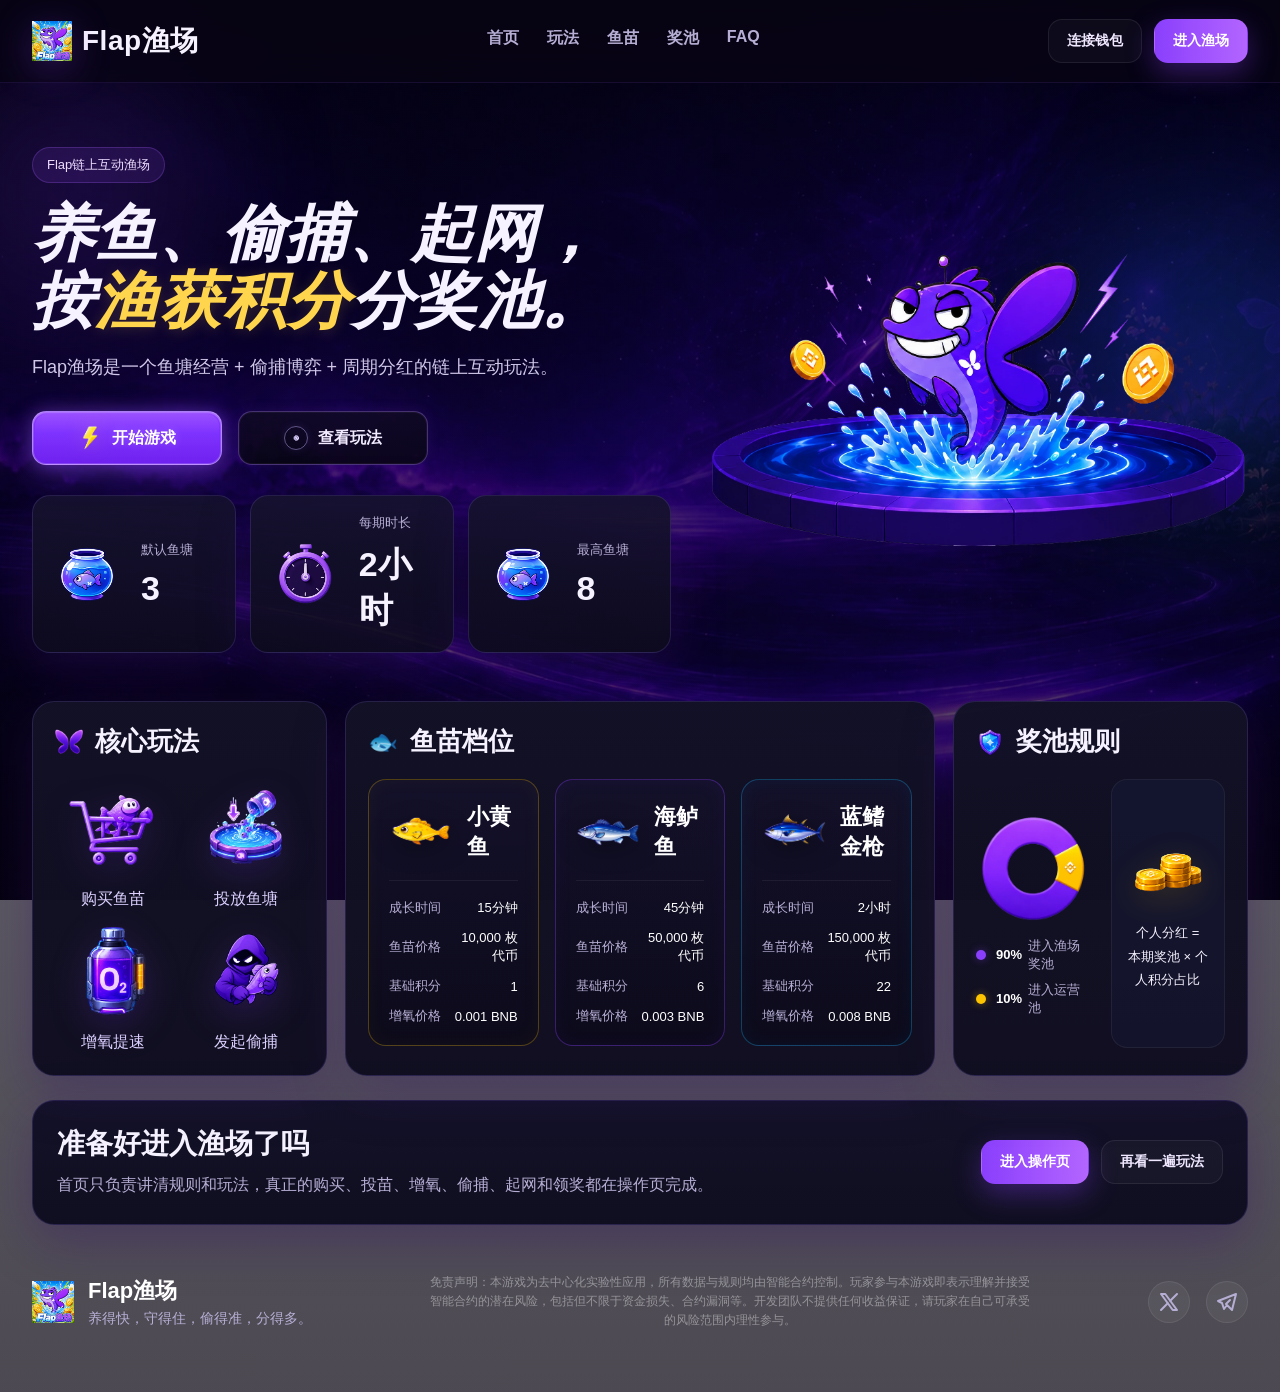
<file: docs/index.html>
<!DOCTYPE html>
<html lang="zh-CN">
<head>
  <meta charset="UTF-8" />
  <meta name="viewport" content="width=device-width, initial-scale=1.0" />
  <title>Flap渔场</title>
  <link rel="icon" type="image/webp" href="./jpg/favicon.ico.webp" />
  <link rel="stylesheet" href="./css/style.css" />
  <link rel="stylesheet" href="./css/landing.css" />
</head>
<body class="is-home">
  <div class="bg-glow bg-glow-1"></div>
  <div class="bg-glow bg-glow-2"></div>

  <header class="site-header">
    <div class="container nav">
      <div class="brand">
        <img class="brand-logo-img" src="./jpg/logo.webp" alt="Flap渔场" />
        <div class="brand-text">Flap渔场</div>
      </div>

      <nav class="nav-links">
        <a href="#hero">首页</a>
        <a href="#guide" id="openGuideNavBtn">玩法</a>
        <a href="#seedZone">鱼苗</a>
        <a href="#rules">奖池</a>
        <a href="#faq" id="openFaqBtn">FAQ</a>
      </nav>

      <div class="nav-actions">
        <button id="connectBtn" class="btn btn-dark">连接钱包</button>
        <a href="./play.html" class="btn btn-primary">进入渔场</a>
      </div>
    </div>
  </header>

  <main class="container">
    <section id="hero" class="hero">
      <div class="hero-left">
        <div class="hero-badge">Flap链上互动渔场</div>
        <h1>养鱼、偷捕、起网，<br />按<span class="hero-title-accent">渔获积分</span>分奖池。</h1>
        <p>
          Flap渔场是一个鱼塘经营 + 偷捕博弈 + 周期分红的链上互动玩法。
        </p>

        <div class="hero-buttons">
          <a href="./play.html" class="btn btn-primary hero-btn-primary"><span class="hero-btn-icon"><img src="./jpg/素材/开始.webp" alt="开始游戏" /></span><span>开始游戏</span></a>
          <button id="openGuideBtn" class="btn btn-dark hero-btn-secondary" type="button"><span class="hero-btn-icon hero-btn-icon-outline">◉</span><span>查看玩法</span></button>
        </div>

        <div class="hero-stats">
          <div class="stat-card stat-card-icon">
            <img src="./jpg/素材/最高鱼塘.webp" alt="默认鱼塘" />
            <div>
              <div class="stat-label">默认鱼塘</div>
              <div class="stat-value">3</div>
            </div>
          </div>
          <div class="stat-card stat-card-icon">
            <img src="./jpg/素材/当前时长.webp" alt="单期时长" />
            <div>
              <div class="stat-label">每期时长</div>
              <div class="stat-value">2小时</div>
            </div>
          </div>
          <div class="stat-card stat-card-icon">
            <img src="./jpg/素材/最高鱼塘.webp" alt="最高鱼塘" />
            <div>
              <div class="stat-label">最高鱼塘</div>
              <div class="stat-value">8</div>
            </div>
          </div>
        </div>
      </div>

      <div class="hero-right">
        <div class="hero-illustration hero-illustration-art">
          <img class="hero-main-art" src="./jpg/素材/首图.webp" alt="Flap渔场首图" />
        </div>
      </div>
    </section>

    <section id="guide" class="landing-grid">
      <div class="landing-card">
        <h3><img src="./jpg/素材/flap.webp" alt="图标" class="landing-card-img" />核心玩法</h3>
        <div class="landing-feature-grid">
          <div class="landing-feature-item"><img src="./jpg/素材/买鱼苗.webp" alt="买鱼苗" /><span>购买鱼苗</span></div>
          <div class="landing-feature-item"><img src="./jpg/素材/投放鱼塘.webp" alt="投放鱼塘" /><span>投放鱼塘</span></div>
          <div class="landing-feature-item"><img src="./jpg/素材/增氧提速.webp" alt="增氧提速" /><span>增氧提速</span></div>
          <div class="landing-feature-item"><img src="./jpg/素材/发起偷捕.webp" alt="发起偷捕" /><span>发起偷捕</span></div>
        </div>
      </div>
      <div id="seedZone" class="landing-card">
        <h3><span class="landing-card-icon">🐟</span>鱼苗档位</h3>
        <div class="landing-seed-cards">
          <div class="landing-seed-card seed-yellow">
            <div class="seed-card-head">
              <img src="./jpg/素材/小黄鱼.webp" alt="小黄鱼" />
              <strong>小黄鱼</strong>
            </div>
            <div class="seed-card-body">
              <div class="seed-attr"><span>成长时间</span><em>15分钟</em></div>
              <div class="seed-attr"><span>鱼苗价格</span><em>10,000 枚代币</em></div>
              <div class="seed-attr"><span>基础积分</span><em>1</em></div>
              <div class="seed-attr"><span>增氧价格</span><em>0.001 BNB</em></div>
            </div>
          </div>
          <div class="landing-seed-card seed-purple">
            <div class="seed-card-head">
              <img src="./jpg/素材/海鲈鱼.webp" alt="海鲈鱼" />
              <strong>海鲈鱼</strong>
            </div>
            <div class="seed-card-body">
              <div class="seed-attr"><span>成长时间</span><em>45分钟</em></div>
              <div class="seed-attr"><span>鱼苗价格</span><em>50,000 枚代币</em></div>
              <div class="seed-attr"><span>基础积分</span><em>6</em></div>
              <div class="seed-attr"><span>增氧价格</span><em>0.003 BNB</em></div>
            </div>
          </div>
          <div class="landing-seed-card seed-blue">
            <div class="seed-card-head">
              <img src="./jpg/素材/蓝鳍金枪.webp" alt="蓝鳍金枪" />
              <strong>蓝鳍金枪</strong>
            </div>
            <div class="seed-card-body">
              <div class="seed-attr"><span>成长时间</span><em>2小时</em></div>
              <div class="seed-attr"><span>鱼苗价格</span><em>150,000 枚代币</em></div>
              <div class="seed-attr"><span>基础积分</span><em>22</em></div>
              <div class="seed-attr"><span>增氧价格</span><em>0.008 BNB</em></div>
            </div>
          </div>
        </div>
      </div>
      <div id="rules" class="landing-card">
        <h3><img src="./jpg/素材/奖池规则1.webp" alt="图标" class="landing-card-img" />奖池规则</h3>
        <div class="landing-rule-layout">
          <div class="landing-rule-left">
            <img src="./jpg/素材/奖池规则.webp" alt="奖池规则" />
            <div class="rule-legend">
              <div class="legend-item"><span class="dot dot-purple"></span><strong>90%</strong>进入渔场奖池</div>
              <div class="legend-item"><span class="dot dot-yellow"></span><strong>10%</strong>进入运营池</div>
            </div>
          </div>
          <div class="landing-rule-right">
            <div class="rule-dividend-card">
              <img src="./jpg/素材/金币.webp" alt="金币" />
              <p>个人分红 =<br />本期奖池 × 个人积分占比</p>
            </div>
          </div>
        </div>
      </div>
    </section>

    <section class="landing-footer-card">
      <div>
        <h3>准备好进入渔场了吗</h3>
        <p>首页只负责讲清规则和玩法，真正的购买、投苗、增氧、偷捕、起网和领奖都在操作页完成。</p>
      </div>
      <div class="landing-footer-actions">
        <a href="./play.html" class="btn btn-primary">进入操作页</a>
        <button id="openGuideBtnBottom" class="btn btn-dark" type="button">再看一遍玩法</button>
      </div>
    </section>

    <footer class="home-footer">
      <div class="home-footer-brand">
        <img src="./jpg/logo.webp" alt="Flap渔场" />
        <div>
          <strong>Flap渔场</strong>
          <span>养得快，守得住，偷得准，分得多。</span>
        </div>
      </div>
      <div class="home-footer-disclaimer">
        <p>免责声明：本游戏为去中心化实验性应用，所有数据与规则均由智能合约控制。玩家参与本游戏即表示理解并接受智能合约的潜在风险，包括但不限于资金损失、合约漏洞等。开发团队不提供任何收益保证，请玩家在自己可承受的风险范围内理性参与。</p>
      </div>
      <div class="home-footer-socials">
        <a href="https://x.com/Flapfish_bsc" target="_blank" rel="noopener noreferrer" title="推特 (X)">
          <svg viewBox="0 0 24 24" width="24" height="24" stroke="currentColor" stroke-width="2" fill="none" stroke-linecap="round" stroke-linejoin="round"><path d="M4 4l11.733 16h4.267l-11.733 -16z"></path><path d="M4 20l6.768 -6.768m2.46 -2.46l6.772 -6.772"></path></svg>
        </a>
        <a href="https://t.me/Flapfish" target="_blank" rel="noopener noreferrer" title="电报 (Telegram)">
          <svg viewBox="0 0 24 24" width="24" height="24" stroke="currentColor" stroke-width="2" fill="none" stroke-linecap="round" stroke-linejoin="round"><path d="M15 10l-4 4l6 6l4 -16l-18 7l4 2l2 6l3 -4"></path></svg>
        </a>
      </div>
    </footer>
  </main>

  <div id="guideModal" class="guide-modal hidden">
    <div class="guide-panel guide-panel-large">
      <button id="closeGuideBtn" class="guide-close" type="button">×</button>
      <div class="guide-hero-card">
        <div class="guide-badge">Flap链上互动渔场</div>
        <h3>玩法介绍</h3>
        <p class="guide-slogan">养鱼、偷捕、起网，按渔获积分分奖池。</p>
        <p class="guide-intro">Flap渔场是一个“鱼塘经营 + 偷捕博弈 + 周期分红”的链上互动玩法。玩家通过购买鱼苗、投放鱼塘、增氧催熟、布置护网、发起偷捕，争夺每期奖池释放的 BNB。</p>
        <div class="guide-metrics">
          <div class="guide-metric"><span>默认鱼塘</span><strong>3</strong></div>
          <div class="guide-metric"><span>最大鱼塘</span><strong>8</strong></div>
          <div class="guide-metric"><span>捕捞期</span><strong>2小时/期</strong></div>
          <div class="guide-metric"><span>奖池分流</span><strong>90% / 10%</strong></div>
        </div>
      </div>
      <div class="guide-content guide-rich-content">
        <div class="guide-feature-grid">
          <div class="guide-feature-card"><h4>经营成长</h4><p>买鱼苗、投塘位、扩鱼塘，决定你的产能上限。</p></div>
          <div class="guide-feature-card"><h4>攻防博弈</h4><p>增氧抢时间，护网做防守，偷捕抢走别人部分积分收益。</p></div>
          <div class="guide-feature-card"><h4>周期分红</h4><p>最后不是比鱼多，而是比积分高，积分越高分到的 BNB 越多。</p></div>
        </div>
        <div class="guide-section"><h4>参与流程</h4><div class="guide-step-list"><div class="guide-step"><b>01</b><span>默认拥有 3 个鱼塘</span></div><div class="guide-step"><b>02</b><span>购买鱼苗并投放空闲塘位</span></div><div class="guide-step"><b>03</b><span>增氧提速或布置护网</span></div><div class="guide-step"><b>04</b><span>也可对其他玩家发起偷捕</span></div><div class="guide-step"><b>05</b><span>成熟后起网，结算渔获积分</span></div><div class="guide-step"><b>06</b><span>期末按积分占比领取 BNB</span></div></div></div>
        <div class="guide-section"><h4>鱼苗档位</h4><div class="guide-seed-grid"><div class="guide-seed-card seed-yellow"><strong>小黄鱼</strong><p>15分钟 · 10,000 代币</p><span>基础积分 1 · 偷捕窗口 3分钟 · 增氧 0.001 BNB</span></div><div class="guide-seed-card seed-purple"><strong>海鲈鱼</strong><p>45分钟 · 50,000 代币</p><span>基础积分 6 · 偷捕窗口 8分钟 · 增氧 0.003 BNB</span></div><div class="guide-seed-card seed-blue"><strong>蓝鳍金枪</strong><p>2小时 · 150,000 代币</p><span>基础积分 22 · 偷捕窗口 15分钟 · 增氧 0.008 BNB</span></div></div></div>
        <div class="guide-section"><h4>奖池规则</h4><div class="guide-rule-grid"><div class="guide-rule-card"><strong>资金来源</strong><p>扩塘、增氧、护网与主动充值的 BNB，90% 进入渔场奖池，10% 进入运营池。</p></div><div class="guide-rule-card"><strong>结算方式</strong><p>每期释放本期渔池和滚存渔池各 50%，按个人积分占比分配。</p></div></div></div>
      </div>
      <a href="./play.html" class="btn btn-primary btn-block">去操作页</a>
    </div>
  </div>

  <div id="faqModal" class="guide-modal hidden">
    <div class="guide-panel faq-panel">
      <button id="closeFaqBtn" class="guide-close" type="button">×</button>
      <h3>常见问题 FAQ</h3>
      <div class="faq-list">
        <div class="faq-item">
          <h4>Q：不花 BNB 能玩吗？</h4>
          <p>可以购买鱼苗和投苗，但如果不扩塘、不增氧、不布防，收益效率和防守能力会偏弱。</p>
        </div>
        <div class="faq-item">
          <h4>Q：积分可以提现吗？</h4>
          <p>积分本身不能提现，积分是分红凭证。捕捞期结束后，按积分占比领取 BNB。</p>
        </div>
        <div class="faq-item">
          <h4>Q：偷捕会偷走我的鱼吗？</h4>
          <p>不会直接偷走整条鱼，偷捕偷走的是你最终积分收益的一部分。</p>
        </div>
        <div class="faq-item">
          <h4>Q：护网有什么用？</h4>
          <p>护网可以降低被偷捕次数，尤其适合保护高价值鱼。</p>
        </div>
        <div class="faq-item">
          <h4>Q：为什么奖池不会一次分光？</h4>
          <p>因为系统每期只释放一部分，本期渔池和滚存渔池各释放 50%，剩余部分会滚入后续周期，保证后续持续有奖池。</p>
        </div>
      </div>
    </div>
  </div>

  <div id="homeInfoModal" class="guide-modal hidden">
    <div class="guide-panel home-info-panel">
      <button id="closeHomeInfoBtn" class="guide-close" type="button">×</button>
      <h3 id="homeInfoTitle">提示</h3>
      <p id="homeInfoText" class="home-info-text">请先完成当前操作。</p>
      <button id="confirmHomeInfoBtn" class="btn btn-primary btn-block" type="button">我知道了</button>
    </div>
  </div>

  <script src="./js/home.js"></script>
</body>
</html>
</file>
<file: docs/css/style.css>
:root {
  --bg: #060312;
  --bg-soft: #0d0a1c;
  --card: #121126;
  --card-2: #171834;
  --line: rgba(144, 115, 255, 0.18);
  --text: #f6f2ff;
  --muted: #b7aed4;
  --purple: #8a3ffc;
  --purple-2: #b365ff;
  --blue: #19b7ff;
  --danger: #c53c5a;
  --success: #1ea672;
  --shadow: 0 16px 50px rgba(53, 16, 102, 0.35);
}

* {
  box-sizing: border-box;
}

html {
  scroll-behavior: smooth;
}

body {
  margin: 0;
  font-family: "Segoe UI", "Microsoft YaHei", sans-serif;
  color: var(--text);
  background:
    radial-gradient(circle at 10% 10%, rgba(124, 54, 255, 0.12), transparent 25%),
    radial-gradient(circle at 90% 20%, rgba(25, 183, 255, 0.08), transparent 22%),
    linear-gradient(180deg, #050210, #090515 45%, #07030f);
  min-height: 100vh;
  position: relative;
  overflow-x: hidden;
}

body.is-home {
  background:
    linear-gradient(rgba(5, 2, 16, 0.55), rgba(7, 3, 15, 0.72)),
    url("../jpg/背景.webp") center top / cover no-repeat fixed;
}

body.play-page {
  background:
    linear-gradient(rgba(4, 3, 12, 0.72), rgba(6, 4, 18, 0.86)),
    url("../jpg/素材/游戏背景.webp") center center / cover no-repeat fixed;
}

a {
  color: inherit;
  text-decoration: none;
}

.container {
  width: min(1440px, calc(100% - 64px));
  margin: 0 auto;
}

.bg-glow {
  position: fixed;
  border-radius: 999px;
  filter: blur(80px);
  opacity: 0.18;
  pointer-events: none;
  z-index: 0;
}

body.play-page .bg-glow {
  display: none;
}

.sea-bubbles {
  position: fixed;
  inset: 0;
  pointer-events: none;
  z-index: 0;
  overflow: hidden;
}

body:not(.play-page) .sea-bubbles {
  display: none;
}

.bubble {
  position: absolute;
  bottom: -120px;
  left: var(--b-left, 50%);
  width: var(--b-size, 18px);
  height: var(--b-size, 18px);
  z-index: var(--b-z, 0);
  border-radius: 50%;
  border: 1px solid rgba(214, 245, 255, 0.28);
  background: radial-gradient(circle at 30% 30%, rgba(255,255,255,0.30), rgba(169,227,255,0.10) 42%, rgba(255,255,255,0.02) 70%);
  box-shadow: inset 0 0 12px rgba(255,255,255,0.08), 0 0 10px rgba(102, 214, 255, 0.06);
  filter: blur(var(--b-blur, 1.2px));
  opacity: 0;
  animation: bubbleFloat var(--b-duration, 18s) linear infinite;
  animation-delay: var(--b-delay, 0s);
}

.bubble::after {
  content: "";
  position: absolute;
  inset: 16% 18% auto auto;
  width: 18%;
  height: 18%;
  border-radius: 50%;
  background: rgba(255,255,255,0.34);
  filter: blur(1px);
}

.bubble-1 { --b-left: 7%; --b-size: 18px; --b-blur: 1.2px; --b-duration: 21s; --b-delay: 0s; --b-opacity: 0.30; --b-opacity-mid: 0.22; --b-drift1: 12px; --b-drift2: -16px; --b-z: 0; }
.bubble-2 { --b-left: 14%; --b-size: 34px; --b-blur: 0.6px; --b-duration: 18s; --b-delay: 4s; --b-opacity: 0.40; --b-opacity-mid: 0.30; --b-drift1: 18px; --b-drift2: -22px; --b-z: 1; }
.bubble-3 { --b-left: 26%; --b-size: 12px; --b-blur: 2.2px; --b-duration: 26s; --b-delay: 1.5s; --b-opacity: 0.22; --b-opacity-mid: 0.16; --b-drift1: 10px; --b-drift2: -14px; --b-z: 0; }
.bubble-4 { --b-left: 40%; --b-size: 24px; --b-blur: 1.1px; --b-duration: 23s; --b-delay: 6s; --b-opacity: 0.32; --b-opacity-mid: 0.24; --b-drift1: 16px; --b-drift2: -20px; --b-z: 0; }
.bubble-5 { --b-left: 57%; --b-size: 14px; --b-blur: 2.0px; --b-duration: 28s; --b-delay: 2.5s; --b-opacity: 0.20; --b-opacity-mid: 0.14; --b-drift1: 9px; --b-drift2: -12px; --b-z: 0; }
.bubble-6 { --b-left: 71%; --b-size: 40px; --b-blur: 0.4px; --b-duration: 20s; --b-delay: 7s; --b-opacity: 0.42; --b-opacity-mid: 0.32; --b-drift1: 22px; --b-drift2: -26px; --b-z: 1; }
.bubble-7 { --b-left: 83%; --b-size: 16px; --b-blur: 1.8px; --b-duration: 24s; --b-delay: 3.5s; --b-opacity: 0.24; --b-opacity-mid: 0.18; --b-drift1: 11px; --b-drift2: -15px; --b-z: 0; }
.bubble-8 { --b-left: 92%; --b-size: 26px; --b-blur: 0.9px; --b-duration: 22s; --b-delay: 5s; --b-opacity: 0.34; --b-opacity-mid: 0.26; --b-drift1: 15px; --b-drift2: -19px; --b-z: 1; }

.bg-glow-1 {
  width: 260px;
  height: 260px;
  background: #8a3ffc;
  top: 60px;
  left: -60px;
}

.bg-glow-2 {
  width: 320px;
  height: 320px;
  background: #1a8cff;
  right: -80px;
  top: 200px;
}

.site-header {
  position: sticky;
  top: 0;
  z-index: 20;
  backdrop-filter: blur(18px);
  background: rgba(8, 4, 20, 0.75);
  border-bottom: 1px solid rgba(143, 86, 255, 0.12);
}

body.play-page .site-header {
  background: rgba(7, 5, 18, 0.82);
  border-bottom-color: rgba(143, 86, 255, 0.18);
}

.nav {
  height: 82px;
  display: flex;
  align-items: center;
  justify-content: space-between;
  gap: 18px;
}

.brand {
  display: flex;
  align-items: center;
  gap: 10px;
}

.brand-logo-img {
  width: 40px;
  height: 40px;
  object-fit: contain;
  display: block;
  filter: drop-shadow(0 8px 18px rgba(138, 63, 252, 0.28));
}

.brand-text {
  font-size: 28px;
  font-weight: 800;
  letter-spacing: 0.5px;
}

body.play-page .brand-text {
  display: none;
}

.nav-links {
  display: flex;
  gap: 28px;
  color: var(--muted);
  font-weight: 600;
}

.nav-links a {
  position: relative;
  padding-bottom: 6px;
  transition: color 0.2s ease;
}

.nav-links a::after {
  content: "";
  position: absolute;
  left: 50%;
  bottom: 0;
  width: 0;
  height: 3px;
  background: linear-gradient(90deg, var(--purple), var(--purple-2));
  border-radius: 2px;
  transform: translateX(-50%);
  transition: width 0.2s ease, opacity 0.2s ease;
  opacity: 0;
}

.nav-links a:hover,
.nav-links a.active {
  color: var(--text);
}

.nav-links a:hover::after,
.nav-links a.active::after {
  width: 24px;
  opacity: 1;
}

.nav-actions {
  display: flex;
  gap: 12px;
}

.btn {
  border: 1px solid transparent;
  border-radius: 14px;
  padding: 12px 18px;
  cursor: pointer;
  font-weight: 700;
  font-size: 14px;
  transition: 0.2s ease;
}

.btn:hover {
  transform: translateY(-1px);
}

.btn-primary {
  color: #fff;
  background: linear-gradient(90deg, var(--purple), var(--purple-2));
  box-shadow: 0 10px 28px rgba(138, 63, 252, 0.34);
}

.btn-dark {
  color: #f0e8ff;
  background: rgba(255, 255, 255, 0.03);
  border-color: rgba(255, 255, 255, 0.08);
}

.btn-danger {
  color: #fff;
  background: linear-gradient(90deg, #a82248, var(--danger));
  box-shadow: 0 10px 24px rgba(197, 60, 90, 0.28);
}

.btn-connected {
  color: #d9fff4;
  background: rgba(30, 166, 114, 0.16);
  border-color: rgba(30, 166, 114, 0.4);
  box-shadow: 0 10px 24px rgba(30, 166, 114, 0.18);
}

.btn-block {
  width: 100%;
}

.btn-small {
  padding: 9px 12px;
  font-size: 13px;
}

.hero {
  position: relative;
  z-index: 1;
  margin-top: 32px;
  display: grid;
  grid-template-columns: 1.08fr 0.92fr;
  gap: 32px;
  min-height: 560px;
  align-items: center;
}

.hero-left {
  padding: 26px 0 16px;
}

.hero-badge {
  display: inline-flex;
  align-items: center;
  gap: 8px;
  padding: 8px 14px;
  border-radius: 999px;
  color: #eedcff;
  background: rgba(153, 76, 255, 0.12);
  border: 1px solid rgba(167, 95, 255, 0.25);
  margin-bottom: 18px;
  font-size: 13px;
}

.hero h1 {
  margin: 0 0 16px;
  font-size: 62px;
  line-height: 1.08;
  font-weight: 900;
  letter-spacing: 1.2px;
  font-style: italic;
}

.hero-title-accent {
  color: #ffd54d;
  letter-spacing: 2px;
  text-shadow: 0 2px 14px rgba(255, 213, 77, 0.18);
}

.hero p {
  max-width: 760px;
  margin: 0 0 28px;
  color: #d1c8ea;
  font-size: 18px;
  line-height: 1.8;
  font-weight: 500;
}

.hero-buttons {
  display: flex;
  gap: 16px;
  margin-bottom: 30px;
}

.hero-btn-primary,
.hero-btn-secondary {
  min-width: 190px;
  justify-content: center;
  align-items: center;
  display: inline-flex;
  gap: 10px;
  padding: 14px 24px;
  font-size: 16px;
}

.hero-btn-primary {
  position: relative;
  color: #ffffff;
  background: linear-gradient(180deg, #8f3dff 0%, #7d2fff 38%, #6f21ef 100%);
  border: 1px solid rgba(255, 255, 255, 0.42);
  box-shadow:
    0 0 0 1px rgba(255,255,255,0.16) inset,
    0 2px 0 rgba(255,255,255,0.12) inset,
    0 0 18px rgba(155, 88, 255, 0.34),
    0 10px 28px rgba(138, 63, 252, 0.34);
}

.hero-btn-primary::before {
  content: "";
  position: absolute;
  inset: 2px;
  border-radius: 12px;
  background: linear-gradient(180deg, rgba(255,255,255,0.10), rgba(255,255,255,0.02) 42%, rgba(255,255,255,0));
  pointer-events: none;
}

.hero-btn-primary span {
  position: relative;
  z-index: 1;
}

.hero-btn-secondary {
  color: #f4ecff;
  border: 1px solid rgba(169, 122, 255, 0.38);
  background: linear-gradient(180deg, rgba(16, 11, 32, 0.78), rgba(8, 6, 18, 0.84));
  box-shadow:
    0 0 0 1px rgba(255,255,255,0.04) inset,
    0 0 14px rgba(120, 62, 220, 0.14);
}

.hero-btn-secondary:hover {
  border-color: rgba(196, 169, 255, 0.5);
  box-shadow:
    0 0 0 1px rgba(255,255,255,0.06) inset,
    0 0 18px rgba(140, 85, 240, 0.18);
}

.hero-btn-icon {
  display: inline-flex;
  align-items: center;
  justify-content: center;
  width: 20px;
  height: 20px;
  font-size: 16px;
}

.hero-btn-primary .hero-btn-icon {
  width: 24px;
  height: 24px;
}

.hero-btn-primary .hero-btn-icon img {
  width: 100%;
  height: 100%;
  object-fit: contain;
  filter: drop-shadow(0 0 10px rgba(255, 213, 77, 0.25));
}

.hero-btn-primary span:last-child {
  text-shadow: 0 0 10px rgba(255,255,255,0.18);
}

.hero-btn-icon-outline {
  width: 24px;
  height: 24px;
  border-radius: 999px;
  border: 1px solid rgba(196, 179, 255, 0.45);
  color: #ddd0ff;
  font-size: 11px;
  box-shadow: 0 0 10px rgba(160, 115, 255, 0.12);
}

.hero-btn-secondary span:last-child {
  color: #f2ebff;
}

.hero-stats {
  display: grid;
  grid-template-columns: repeat(3, 1fr);
  gap: 14px;
  max-width: 720px;
}

.stat-card {
  padding: 18px;
  border-radius: 18px;
  background: linear-gradient(180deg, rgba(22, 18, 46, 0.92), rgba(14, 11, 31, 0.92));
  border: 1px solid var(--line);
  box-shadow: var(--shadow);
}

.stat-card-icon {
  display: flex;
  align-items: center;
  gap: 18px;
}

.stat-card-icon img {
  width: 72px;
  height: 72px;
  object-fit: contain;
  flex-shrink: 0;
}

.stat-label {
  color: var(--muted);
  font-size: 13px;
  margin-bottom: 10px;
}

.stat-value {
  font-size: 34px;
  font-weight: 900;
}

.hero-right {
  display: flex;
  justify-content: center;
  align-items: center;
}

.hero-illustration {
  position: relative;
  width: 100%;
  min-height: 460px;
  background: transparent;
  overflow: hidden;
}

.hero-illustration-art {
  background: transparent;
}

.hero-main-art {
  position: absolute;
  inset: 0;
  width: 100%;
  height: 100%;
  object-fit: contain;
  object-position: center;
}


.pond-ring {
  position: absolute;
  bottom: 56px;
  left: 50%;
  width: 72%;
  height: 110px;
  transform: translateX(-50%);
  border-radius: 50%;
  background:
    radial-gradient(circle at 50% 50%, rgba(28, 186, 255, 0.72), rgba(37, 54, 163, 0.18) 42%, rgba(0,0,0,0) 56%),
    radial-gradient(circle at 50% 50%, rgba(154, 72, 255, 0.25), transparent 68%);
  box-shadow:
    0 0 50px rgba(34, 186, 255, 0.2),
    inset 0 0 26px rgba(106, 52, 255, 0.28);
}

.fish-mascot {
  position: absolute;
  right: 16%;
  top: 18%;
  font-size: 140px;
  transform: rotate(-6deg);
  filter: drop-shadow(0 18px 36px rgba(106, 43, 255, 0.42));
}


.overview-grid {
  margin-top: 26px;
  display: grid;
  grid-template-columns: 1.3fr 1fr 1fr;
  gap: 18px;
}

.panel {
  position: relative;
  z-index: 1;
  border-radius: 22px;
  padding: 20px;
  background: linear-gradient(180deg, rgba(18, 17, 38, 0.98), rgba(15, 14, 31, 0.98));
  border: 1px solid var(--line);
  box-shadow: var(--shadow);
}

.panel-wide {
  grid-column: span 1;
}

.panel-title {
  font-size: 26px;
  font-weight: 800;
  margin-bottom: 18px;
}

.wallet-grid {
  display: grid;
  grid-template-columns: repeat(2, 1fr);
  gap: 16px;
}

.metric {
  padding: 16px;
  border-radius: 16px;
  background: var(--card-2);
  border: 1px solid rgba(255, 255, 255, 0.05);
}

.metric span {
  display: block;
  color: var(--muted);
  font-size: 13px;
  margin-bottom: 10px;
}

.metric strong {
  display: block;
  font-size: 18px;
  line-height: 1.45;
  word-break: break-all;
}

.metric-value {
  font-size: 24px;
  line-height: 1.2;
  font-weight: 900;
  word-break: normal;
  white-space: nowrap;
  overflow: hidden;
  text-overflow: ellipsis;
}

.metric-value-token {
  letter-spacing: 0.3px;
}

.info-list {
  display: flex;
  flex-direction: column;
  gap: 12px;
}

.info-row {
  display: flex;
  justify-content: space-between;
  gap: 18px;
  padding: 12px 0;
  border-bottom: 1px solid rgba(255, 255, 255, 0.06);
}

.info-row:last-child {
  border-bottom: none;
}

.info-row span {
  color: var(--muted);
}

.season-panel .info-row {
  align-items: center;
}

.season-panel .info-row strong {
  font-size: 30px;
  line-height: 1.2;
  font-weight: 900;
  color: #fff;
}

.season-panel #seasonEndTime {
  font-size: 20px;
  color: #efe6ff;
}

.vault-panel {
  overflow: hidden;
}

.vault-balance-box {
  padding: 20px;
  border-radius: 20px;
  background: radial-gradient(circle at top, rgba(255,196,0,0.14), transparent 48%), linear-gradient(180deg, rgba(24, 20, 48, 0.96), rgba(12, 10, 26, 0.96));
  border: 1px solid rgba(255,196,0,0.18);
  box-shadow: inset 0 0 24px rgba(255,196,0,0.06);
}

.vault-balance-value {
  display: block;
  color: #fff4bf;
  font-size: 42px;
  line-height: 1.1;
  font-weight: 900;
  letter-spacing: 0.5px;
  text-shadow: 0 0 18px rgba(255,196,0,0.12);
}

.vault-balance-note {
  display: block;
  margin-top: 10px;
  color: var(--muted);
  font-size: 12px;
  line-height: 1.7;
}

.vault-sub-row {
  margin-top: 14px;
  padding-top: 14px;
  border-top: 1px dashed rgba(255, 255, 255, 0.10);
  display: flex;
  align-items: baseline;
  justify-content: space-between;
  gap: 14px;
}

.vault-sub-row span {
  color: var(--muted);
  font-size: 12px;
}

.vault-sub-value {
  color: #fff;
  font-size: 26px;
  line-height: 1.15;
  font-weight: 900;
  letter-spacing: 0.4px;
  white-space: nowrap;
}

.section {
  margin-top: 34px;
  position: relative;
  z-index: 1;
}

.section-head {
  margin-bottom: 18px;
}

.section-head h2 {
  margin: 0 0 8px;
  font-size: 38px;
}

.section-head p {
  margin: 0;
  color: var(--muted);
  line-height: 1.8;
}

.action-grid {
  display: grid;
  grid-template-columns: repeat(3, 1fr);
  gap: 18px;
}

.status-grid {
  display: grid;
  grid-template-columns: repeat(2, 1fr);
  gap: 18px;
}

.quick-grid {
  display: grid;
  grid-template-columns: 1fr 2fr;
  gap: 18px;
}

.panel-span-2 {
  grid-column: span 1;
}

.debug-state-bar {
  margin-top: 18px;
  display: flex;
  gap: 10px;
  flex-wrap: wrap;
  position: relative;
  z-index: 1;
}

body.play-page .debug-state-bar {
  display: none;
}

.debug-chip {
  padding: 8px 12px;
  border-radius: 999px;
  background: rgba(255,255,255,0.04);
  border: 1px solid rgba(255,255,255,0.08);
  color: var(--muted);
  font-size: 12px;
  line-height: 1;
}

.debug-chip.is-ok {
  color: #d9fff4;
  border-color: rgba(30,166,114,0.34);
  background: rgba(30,166,114,0.12);
}

.debug-chip.is-warn {
  color: #ffd86b;
  border-color: rgba(255,196,0,0.28);
  background: rgba(255,196,0,0.08);
}

.debug-chip.is-error {
  color: #ffb4c4;
  border-color: rgba(197,60,90,0.34);
  background: rgba(197,60,90,0.10);
}

.debug-state-bar {
  margin-top: 18px;
  display: flex;
  gap: 10px;
  flex-wrap: wrap;
  position: relative;
  z-index: 1;
}

.debug-chip {
  padding: 8px 12px;
  border-radius: 999px;
  background: rgba(255,255,255,0.04);
  border: 1px solid rgba(255,255,255,0.08);
  color: var(--muted);
  font-size: 12px;
  line-height: 1;
}

.debug-chip.is-ok {
  color: #d9fff4;
  border-color: rgba(30,166,114,0.34);
  background: rgba(30,166,114,0.12);
}

.debug-chip.is-warn {
  color: #ffd86b;
  border-color: rgba(255,196,0,0.28);
  background: rgba(255,196,0,0.08);
}

.debug-chip.is-error {
  color: #ffb4c4;
  border-color: rgba(197,60,90,0.34);
  background: rgba(197,60,90,0.10);
}

.game-hall-section {
  margin-top: 24px;
  position: relative;
  z-index: 1;
}

.game-hall-layout {
  display: grid;
  grid-template-columns: repeat(6, minmax(0, 1fr));
  gap: 18px;
  align-items: start;
}

.game-shop-area {
  grid-column: span 2;
}

.game-fishery-area {
  grid-column: span 4;
}

.fishery-header {
  display: flex;
  justify-content: space-between;
  align-items: center;
  margin-bottom: 18px;
}

.fishery-header .panel-title {
  margin-bottom: 0;
}

.action-guide-bar {
  margin-bottom: 16px;
  padding: 14px 16px;
  border-radius: 16px;
  background: linear-gradient(135deg, rgba(138,63,252,0.14), rgba(49,202,255,0.08));
  border: 1px solid rgba(138,63,252,0.22);
}

.action-guide-bar strong {
  display: block;
  color: #fff;
  font-size: 14px;
  margin-bottom: 6px;
}

.action-guide-bar span {
  color: var(--muted);
  font-size: 12px;
  line-height: 1.7;
}

.pond-loading {
  display: none;
  align-items: center;
  justify-content: center;
  flex-direction: column;
  gap: 12px;
  min-height: 240px;
  margin-bottom: 14px;
  border-radius: 20px;
  background: rgba(255,255,255,0.03);
  border: 1px solid rgba(138,63,252,0.14);
}

.pond-loading.is-active {
  display: flex;
}

.pond-loading strong {
  color: #fff;
  font-size: 15px;
}

.pond-loading span {
  color: var(--muted);
  font-size: 12px;
}

.pond-loading-spinner {
  width: 42px;
  height: 42px;
  border-radius: 50%;
  border: 3px solid rgba(255,255,255,0.08);
  border-top-color: var(--purple-2);
  border-right-color: #6ae4ff;
  animation: loaderSpin 0.9s linear infinite;
}

.action-guide-bar {
  margin-bottom: 16px;
  padding: 14px 16px;
  border-radius: 16px;
  background: linear-gradient(135deg, rgba(138,63,252,0.14), rgba(49,202,255,0.08));
  border: 1px solid rgba(138,63,252,0.22);
}

.action-guide-bar strong {
  display: block;
  color: #fff;
  font-size: 14px;
  margin-bottom: 6px;
}

.action-guide-bar span {
  color: var(--muted);
  font-size: 12px;
  line-height: 1.7;
}

.game-radar-area {
  display: contents;
}

.game-radar-area > .panel {
  grid-column: span 2;
  min-height: 100%;
}

.radar-panel {
  border-color: rgba(197, 60, 90, 0.3);
  box-shadow: inset 0 0 20px rgba(197, 60, 90, 0.05);
}

.observe-modal-panel {
  width: min(760px, calc(100vw - 56px));
  max-height: calc(100vh - 56px);
}

.observe-drawer-head {
  margin-bottom: 18px;
}

.observe-target-list {
  display: grid;
  gap: 12px;
  overflow-y: auto;
}

.observe-target-list::-webkit-scrollbar {
  width: 6px;
}

.observe-target-list::-webkit-scrollbar-thumb {
  background: rgba(138,63,252,0.24);
  border-radius: 999px;
}

.observe-target-card {
  padding: 14px;
  border-radius: 16px;
  background: rgba(255,255,255,0.04);
  border: 1px solid rgba(255,255,255,0.06);
}

.observe-target-top {
  display: flex;
  align-items: center;
  justify-content: space-between;
  gap: 10px;
  margin-bottom: 8px;
}

.observe-target-top strong,
.observe-target-meta b {
  color: #fff;
}

.observe-target-meta,
.observe-target-empty {
  color: var(--muted);
  font-size: 12px;
  line-height: 1.7;
}

.observe-target-plots {
  display: flex;
  flex-wrap: wrap;
  gap: 8px;
  margin-top: 10px;
}

.observe-plot-chip {
  border: 1px solid rgba(138,63,252,0.24);
  background: rgba(138,63,252,0.12);
  color: #efe6ff;
  border-radius: 999px;
  padding: 7px 10px;
  font-size: 12px;
  cursor: pointer;
}

.observe-plot-chip.is-risky {
  border-color: rgba(197,60,90,0.34);
  background: rgba(197,60,90,0.14);
}

.action-note {
  margin: -6px 0 14px;
  color: var(--muted);
  font-size: 12px;
  line-height: 1.7;
}

.shop-selected-box {
  margin-bottom: 16px;
  padding: 16px;
  border-radius: 18px;
  background: linear-gradient(180deg, rgba(138, 63, 252, 0.14), rgba(16, 17, 42, 0.96));
  border: 1px solid rgba(138, 63, 252, 0.22);
  box-shadow: inset 0 0 18px rgba(138,63,252,0.08);
}

.shop-selected-head {
  display: flex;
  align-items: center;
  justify-content: space-between;
  gap: 10px;
  margin-bottom: 10px;
}

.shop-selected-head strong {
  color: #fff;
  font-size: 16px;
}

.shop-selected-head span {
  padding: 6px 10px;
  border-radius: 999px;
  background: rgba(255,255,255,0.06);
  border: 1px solid rgba(255,255,255,0.08);
  color: #efe6ff;
  font-size: 11px;
}

.shop-selected-summary {
  color: #d9d2f0;
  font-size: 12px;
  line-height: 1.8;
}

.shop-action-box {
  margin-top: 18px;
  padding-top: 18px;
  border-top: 1px dashed rgba(255, 255, 255, 0.1);
}

.shop-activity-box {
  margin-top: 16px;
  padding-top: 16px;
  border-top: 1px dashed rgba(255, 255, 255, 0.1);
}

.shop-activity-head {
  display: flex;
  align-items: baseline;
  justify-content: space-between;
  gap: 12px;
  margin-bottom: 10px;
}

.shop-activity-head strong {
  font-size: 14px;
  font-weight: 900;
  color: #fff;
}

.shop-activity-head span {
  font-size: 12px;
  color: var(--muted);
}

.shop-activity-actions {
  display: inline-flex;
  align-items: center;
  gap: 10px;
}

.shop-activity-actions .btn-small {
  padding: 8px 12px;
  border-radius: 12px;
  font-size: 12px;
}

.activity-list {
  display: grid;
  gap: 10px;
}

.activity-list-preview {
  max-height: 168px;
  overflow: hidden;
}

.activity-modal-panel {
  width: min(760px, calc(100vw - 56px));
}

.activity-modal-list {
  max-height: calc(100vh - 220px);
  overflow: auto;
  padding-right: 6px;
}
.activity-list::-webkit-scrollbar {
  width: 6px;
}

.activity-list::-webkit-scrollbar-thumb {
  background: rgba(138,63,252,0.24);
  border-radius: 999px;
}

.activity-item {
  display: flex;
  gap: 10px;
  align-items: flex-start;
  padding: 10px 12px;
  border-radius: 14px;
  background: rgba(255,255,255,0.03);
  border: 1px solid rgba(255,255,255,0.07);
}

.activity-badge {
  flex: 0 0 auto;
  padding: 6px 10px;
  border-radius: 999px;
  font-size: 11px;
  font-weight: 800;
  line-height: 1;
  border: 1px solid rgba(255,255,255,0.10);
  background: rgba(255,255,255,0.05);
  color: #efe6ff;
}

.activity-badge.is-plant {
  border-color: rgba(138,63,252,0.26);
  background: rgba(138,63,252,0.12);
}

.activity-badge.is-steal {
  border-color: rgba(197,60,90,0.32);
  background: rgba(197,60,90,0.12);
}

.activity-text {
  font-size: 12px;
  line-height: 1.6;
  color: #dcd6f2;
}

.activity-empty {
  padding: 12px 0;
  font-size: 12px;
  color: var(--muted);
}

.quantity-stepper {
  display: grid;
  grid-template-columns: 42px 1fr 42px;
  gap: 10px;
  align-items: center;
  margin: 8px 0 14px;
}

.quantity-btn {
  height: 44px;
  border: 1px solid rgba(160, 111, 255, 0.18);
  border-radius: 14px;
  background: rgba(16, 16, 36, 0.96);
  color: #fff;
  font-size: 22px;
  line-height: 1;
  cursor: pointer;
  transition: 0.2s ease;
}

.quantity-btn:hover {
  border-color: rgba(158, 101, 255, 0.45);
  background: rgba(138, 63, 252, 0.12);
}

.quantity-input {
  margin: 0;
  text-align: center;
  font-weight: 700;
}

.quantity-input::-webkit-outer-spin-button,
.quantity-input::-webkit-inner-spin-button {
  -webkit-appearance: none;
  margin: 0;
}

.quantity-input[type="number"] {
  -moz-appearance: textfield;
}

.steal-stepper {
  margin-top: 8px;
}

.seed-grid {
  display: grid;
  grid-template-columns: repeat(3, 1fr);
  gap: 10px;
}

.seed-card {
  padding: 14px;
  border-radius: 16px;
  background: var(--card-2);
  border: 1px solid rgba(255,255,255,0.06);
  cursor: pointer;
  transition: 0.2s ease;
}

.seed-card-compact {
  padding: 12px 8px;
  text-align: center;
}

.seed-card:hover {
  border-color: rgba(138, 63, 252, 0.4);
  background: rgba(138, 63, 252, 0.1);
}

.seed-card.selected {
  border-color: var(--purple);
  background: linear-gradient(180deg, rgba(138,63,252,0.14), rgba(23,24,52,0.92));
  box-shadow: 0 0 0 1px var(--purple), 0 0 12px rgba(138, 63, 252, 0.2);
}

.seed-card-image {
  width: 48px;
  height: 48px;
  object-fit: contain;
  margin: 0 auto 8px;
  display: block;
  filter: drop-shadow(0 8px 16px rgba(138,63,252,0.3));
}

.seed-card strong {
  display: block;
  font-size: 13px;
  margin-bottom: 4px;
  text-align: center;
}

.seed-meta {
  color: var(--muted);
  font-size: 11px;
  line-height: 1.5;
  text-align: center;
}

.seed-card-mini {
  margin-top: 8px;
  padding: 5px 8px;
  border-radius: 999px;
  background: rgba(255,255,255,0.05);
  border: 1px solid rgba(255,255,255,0.06);
  color: #efe6ff;
  font-size: 10px;
}

.seed-stats {
  display: grid;
  grid-template-columns: repeat(2, 1fr);
  gap: 8px;
  margin-top: 12px;
}

.seed-stat {
  padding: 8px;
  border-radius: 12px;
  background: rgba(255,255,255,0.04);
  border: 1px solid rgba(255,255,255,0.05);
}

.seed-stat span {
  display: block;
  color: #9f96bf;
  font-size: 11px;
  margin-bottom: 4px;
}

.seed-stat strong {
  margin: 0;
  font-size: 12px;
  color: #fff;
  text-align: left;
}

.pond-grid {
  display: grid;
  grid-template-columns: repeat(4, 1fr);
  gap: 14px;
}

.pond-card {
  padding: 16px 14px;
  border-radius: 16px;
  background: var(--card-2);
  border: 1px solid rgba(255,255,255,0.06);
  text-align: center;
  position: relative;
  min-height: 260px;
  display: flex;
  flex-direction: column;
  justify-content: flex-start;
  transition: 0.2s ease;
}

.pond-card-actions {
  margin-top: auto;
  padding-top: 14px;
  min-height: 52px;
  display: flex;
  align-items: flex-end;
}

.pond-card-locked {
  background: rgba(15, 14, 31, 0.5);
  border-color: rgba(255,255,255,0.02);
}

.pond-card-locked .pond-card-icon {
  opacity: 0.4;
  filter: grayscale(100%);
}

.pond-card-empty {
  background: rgba(255,255,255,0.015);
  border: 1px dashed rgba(255,255,255,0.12);
}

.pond-card-empty:hover {
  background: rgba(255,255,255,0.03);
  border-color: rgba(255,255,255,0.25);
}

.pond-card-growing {
  background: linear-gradient(180deg, rgba(138,63,252,0.08), rgba(23,24,52,0.6));
  border: 1px solid rgba(138,63,252,0.3);
  box-shadow: inset 0 0 20px rgba(138,63,252,0.05), 0 4px 12px rgba(0,0,0,0.2);
}

.pond-card-ready {
  background: linear-gradient(180deg, rgba(255,196,0,0.08), rgba(23,24,52,0.6));
  border: 1px solid rgba(255,196,0,0.3);
  box-shadow: inset 0 0 20px rgba(255,196,0,0.08), 0 4px 12px rgba(0,0,0,0.2);
}

.pond-card strong {
  display: block;
  font-size: 15px;
  color: #fff;
  margin: 8px 0;
}

.pond-card-icon,
.pond-card-fish {
  width: 62px;
  height: 62px;
  object-fit: contain;
  margin: 0 auto;
}

.pond-card-fish {
  filter: drop-shadow(0 8px 16px rgba(138,63,252,0.36));
}

.pond-card-fish-ready {
  width: 74px;
  height: 74px;
  filter: drop-shadow(0 0 24px rgba(255,196,0,0.6));
}

.pond-status {
  display: inline-flex;
  align-self: center;
  padding: 4px 10px;
  border-radius: 999px;
  font-size: 12px;
  font-weight: 700;
  margin-top: 10px;
}

.status-empty { background: rgba(255,255,255,0.06); color: #d8cbff; }
.status-growing { background: rgba(138,63,252,0.25); color: #fff; box-shadow: 0 0 10px rgba(138,63,252,0.4); }
.status-ready { background: rgba(255,196,0,0.25); color: #fff; box-shadow: 0 0 10px rgba(255,196,0,0.4); }
.status-locked { background: rgba(255,255,255,0.03); color: #6a6488; }

.pond-badges {
  display: flex;
  flex-wrap: wrap;
  gap: 6px;
  justify-content: center;
  margin: 4px 0 10px;
}

.pond-badges-static {
  min-height: 28px;
  align-content: center;
}

.pond-badge {
  padding: 4px 8px;
  border-radius: 999px;
  font-size: 11px;
  color: var(--muted);
  background: rgba(255,255,255,0.05);
  border: 1px solid rgba(255,255,255,0.05);
}

.pond-badge.is-on {
  color: #d9fff4;
  border-color: rgba(30,166,114,0.34);
  background: rgba(30,166,114,0.14);
}

.pond-meta {
  color: var(--muted);
  font-size: 12px;
  line-height: 1.6;
  min-height: 38px;
  display: flex;
  align-items: center;
  justify-content: center;
}

.pond-meta .pond-selected-seed {
  color: #fff;
  font-weight: 700;
}

.pond-meta-highlight {
  color: #ffd86b;
  font-weight: 700;
}

.pond-action-row {
  display: grid;
  grid-template-columns: 1fr 1fr;
  gap: 8px;
  width: 100%;
}

.pond-ready-btn {
  background: linear-gradient(90deg, #ffc400, #ff9100);
  color: #000;
  font-weight: 800;
  border: none;
}

.pond-card button {
  width: 100%;
  margin-top: 0;
  font-size: 12px;
  padding: 8px;
}

.pond-action-row button {
  margin-top: 0;
}

.pond-action-row button:disabled {
  opacity: 0.55;
  cursor: not-allowed;
}

body.modal-open {
  overflow: hidden;
}

.plant-modal {
  position: fixed;
  inset: 0;
  display: none;
  padding: 0;
  background: rgba(3, 4, 12, 0.72);
  backdrop-filter: blur(8px);
  z-index: 60;
}

.plant-modal.is-open {
  display: block;
}

.plant-modal-panel {
  position: fixed;
  left: 50%;
  top: 50%;
  transform: translate(-50%, -50%);
  width: min(760px, calc(100vw - 56px));
  max-height: calc(100vh - 56px);
  display: flex;
  flex-direction: column;
  overflow: hidden;
  border-radius: 24px;
  padding: 22px;
  background: linear-gradient(180deg, rgba(19, 20, 48, 0.98), rgba(8, 10, 26, 0.98));
  border: 1px solid rgba(138,63,252,0.26);
  box-shadow: 0 22px 80px rgba(0,0,0,0.45);
}

.plant-modal-head,
.plant-modal-foot {
  display: flex;
  align-items: center;
  justify-content: space-between;
  gap: 16px;
}

.plant-modal-head span,
.plant-modal-foot span {
  display: block;
  margin-top: 6px;
  color: var(--muted);
  font-size: 12px;
  line-height: 1.6;
}

.plant-modal-close {
  width: 38px;
  height: 38px;
  border: 0;
  border-radius: 999px;
  background: rgba(255,255,255,0.06);
  color: #fff;
  font-size: 24px;
  cursor: pointer;
}

.plant-modal-grid {
  margin: 20px 0;
  display: grid;
  grid-template-columns: repeat(3, 1fr);
  gap: 14px;
  overflow-y: auto;
}

.plant-choice-card {
  padding: 16px;
  border-radius: 18px;
  background: rgba(255,255,255,0.04);
  border: 1px solid rgba(255,255,255,0.08);
  cursor: pointer;
  transition: .2s ease;
}

.plant-choice-card.selected {
  border-color: var(--purple);
  box-shadow: 0 0 0 1px var(--purple), 0 0 16px rgba(138,63,252,0.22);
}

.plant-choice-card.is-disabled {
  opacity: .45;
  cursor: not-allowed;
}

.plant-choice-card img {
  width: 64px;
  height: 64px;
  object-fit: contain;
  display: block;
  margin: 0 auto 12px;
}

.plant-choice-card strong,
.plant-choice-card span {
  display: block;
  text-align: center;
}

.plant-choice-card span {
  margin-top: 6px;
  color: var(--muted);
  font-size: 12px;
}

.confirm-modal-panel,
.info-modal-panel {
  width: min(520px, calc(100vw - 56px));
}

.confirm-modal-body {
  margin: 18px 0 20px;
  padding: 18px;
  border-radius: 18px;
  background: rgba(255,255,255,0.04);
  border: 1px solid rgba(255,255,255,0.06);
}

.confirm-modal-cost {
  color: #fff2b3;
  font-size: 15px;
  font-weight: 700;
}

.info-modal-panel .plant-modal-head {
  align-items: flex-start;
}

.info-modal-panel .plant-modal-head strong {
  display: block;
  color: #fff;
  font-size: 22px;
  font-weight: 800;
}

.info-modal-panel .plant-modal-head span {
  margin-top: 10px;
  color: #d7d0f4;
  font-size: 14px;
  line-height: 1.8;
}

.confirm-modal-foot {
  justify-content: flex-end;
}

@media (max-width: 1180px) {
  .game-hall-layout {
    grid-template-columns: 1fr;
  }
  .game-shop-area,
  .game-fishery-area,
  .game-radar-area > .panel {
    grid-column: auto;
  }
  .pond-grid {
    grid-template-columns: repeat(3, 1fr);
  }
}

@media (max-width: 768px) {
  .pond-grid {
    grid-template-columns: repeat(2, 1fr);
  }

  .plant-modal-panel {
    width: calc(100vw - 24px);
    max-height: calc(100vh - 24px);
    padding: 18px;
  }

  .plant-modal-grid {
    grid-template-columns: 1fr;
  }

  .plant-modal-head,
  .plant-modal-foot {
    flex-direction: column;
    align-items: stretch;
  }
}

.tx-status-card {
  position: fixed;
  top: 96px;
  right: 20px;
  z-index: 51;
  width: min(320px, calc(100vw - 24px));
  display: none;
  gap: 8px;
  padding: 14px 16px;
  border-radius: 16px;
  background: rgba(18,17,38,0.96);
  border: 1px solid rgba(138,63,252,0.24);
  box-shadow: var(--shadow);
}

.tx-status-card.is-open {
  display: grid;
}

.tx-status-card strong {
  color: #fff;
  font-size: 14px;
}

.tx-status-card span,
.tx-status-card code {
  color: #d7d0f4;
  font-size: 12px;
  line-height: 1.7;
}

.tx-status-card code {
  padding: 6px 8px;
  border-radius: 10px;
  background: rgba(255,255,255,0.04);
  border: 1px solid rgba(255,255,255,0.06);
}

.toast-wrap {
  position: fixed;
  top: 210px;
  right: 20px;
  z-index: 50;
  display: grid;
  gap: 10px;
}

.toast {
  min-width: 260px;
  padding: 12px 14px;
  border-radius: 14px;
  background: rgba(18,17,38,0.96);
  border: 1px solid var(--line);
  box-shadow: var(--shadow);
}

.toast.error {
  border-color: rgba(197,60,90,.45);
}

.input {
  width: 100%;
  padding: 14px 16px;
  margin: 8px 0 14px;
  border-radius: 14px;
  border: 1px solid rgba(160, 111, 255, 0.18);
  background: rgba(6, 6, 18, 0.9);
  color: #fff;
  font-size: 14px;
  outline: none;
}

.input:focus {
  border-color: rgba(158, 101, 255, 0.55);
  box-shadow: 0 0 0 4px rgba(138, 63, 252, 0.1);
}

.helper-row {
  display: flex;
  justify-content: flex-end;
  margin-bottom: 12px;
}

.result-box {
  min-height: 180px;
  white-space: pre-wrap;
  word-break: break-word;
  padding: 14px;
  border-radius: 16px;
  background: #0b0b18;
  border: 1px solid rgba(255, 255, 255, 0.05);
  color: #ddd2ff;
  line-height: 1.7;
}

.log-box {
  min-height: 260px;
  margin: 0;
  white-space: pre-wrap;
  word-break: break-word;
  padding: 18px;
  border-radius: 16px;
  background: #090914;
  color: #d8cbff;
  border: 1px solid rgba(255,255,255,0.06);
  overflow: auto;
}

label {
  display: block;
  color: var(--muted);
  font-size: 13px;
}

body.wallet-busy {
  cursor: progress;
}

.wallet-busy-overlay {
  position: fixed;
  inset: 0;
  z-index: 110;
  display: none;
  align-items: center;
  justify-content: center;
  background: rgba(4, 3, 14, 0.78);
  backdrop-filter: blur(10px);
}

.wallet-busy-overlay.is-open {
  display: flex;
}

.wallet-busy-panel {
  width: min(360px, calc(100vw - 32px));
  padding: 26px 24px;
  border-radius: 24px;
  background: linear-gradient(180deg, rgba(19, 20, 48, 0.98), rgba(8, 10, 26, 0.98));
  border: 1px solid rgba(138,63,252,0.26);
  box-shadow: 0 22px 80px rgba(0,0,0,0.45);
  display: flex;
  flex-direction: column;
  align-items: center;
  text-align: center;
  gap: 14px;
}

.wallet-busy-logo {
  width: 72px;
  height: 72px;
  object-fit: contain;
  filter: drop-shadow(0 12px 28px rgba(138, 63, 252, 0.42));
}

.wallet-busy-panel strong {
  color: #fff;
  font-size: 22px;
  font-weight: 800;
}

.wallet-busy-panel span {
  color: var(--muted);
  font-size: 13px;
  line-height: 1.8;
}

.wallet-busy-spinner {
  width: 48px;
  height: 48px;
  border-radius: 50%;
  border: 4px solid rgba(255,255,255,0.08);
  border-top-color: var(--purple-2);
  border-right-color: #6ae4ff;
  box-shadow: 0 0 22px rgba(138,63,252,0.24);
  animation: loaderSpin 0.9s linear infinite;
}

.page-loader {
  position: fixed;
  inset: 0;
  z-index: 120;
  display: flex;
  align-items: center;
  justify-content: center;
  background: radial-gradient(circle at top, rgba(104, 53, 215, 0.22), transparent 32%), rgba(4, 3, 14, 0.96);
  backdrop-filter: blur(12px);
  transition: opacity .7s ease, visibility .7s ease;
}

.page-loader.is-hidden {
  opacity: 0;
  visibility: hidden;
  pointer-events: none;
}

body.play-entering .bg-glow,
body.play-entering .site-header,
body.play-entering main,
body.play-entering .toast-wrap {
  opacity: 0;
  transform: translateY(22px) scale(0.985);
}

body.page-ready .bg-glow,
body.page-ready .site-header,
body.page-ready main,
body.page-ready .toast-wrap {
  opacity: 1;
  transform: translateY(0) scale(1);
  transition: opacity .75s ease, transform .75s ease;
}

.page-loader-center {
  display: flex;
  flex-direction: column;
  align-items: center;
  justify-content: center;
  gap: 18px;
  text-align: center;
}

.page-loader-logo {
  width: 82px;
  height: 82px;
  object-fit: contain;
  display: block;
  filter: drop-shadow(0 12px 28px rgba(138, 63, 252, 0.42));
}

.page-loader-title {
  font-size: 30px;
  font-weight: 800;
  color: #fff;
  letter-spacing: 1px;
}

.page-loader-spinner {
  width: 54px;
  height: 54px;
  border-radius: 50%;
  border: 4px solid rgba(255, 255, 255, 0.08);
  border-top-color: var(--purple-2);
  border-right-color: #6ae4ff;
  box-shadow: 0 0 22px rgba(138, 63, 252, 0.24);
  animation: loaderSpin 0.9s linear infinite;
}

@keyframes loaderSpin {
  to { transform: rotate(360deg); }
}

@keyframes bubbleFloat {
  0% {
    transform: translate3d(0, 0, 0) scale(var(--b-scale0, 0.85));
    opacity: 0;
  }
  12% {
    opacity: var(--b-opacity, 0.32);
  }
  50% {
    transform: translate3d(var(--b-drift1, 14px), -45vh, 0) scale(var(--b-scale1, 1));
    opacity: var(--b-opacity-mid, 0.24);
  }
  100% {
    transform: translate3d(var(--b-drift2, -18px), -115vh, 0) scale(var(--b-scale2, 1.08));
    opacity: 0;
  }
}

.guide-modal {
  position: fixed;
  inset: 0;
  background: rgba(4, 2, 12, 0.85);
  backdrop-filter: blur(8px);
  z-index: 100;
  display: flex;
  align-items: center;
  justify-content: center;
  opacity: 1;
  transition: 0.2s ease;
}

.guide-modal.hidden {
  opacity: 0;
  pointer-events: none;
}

.guide-panel {
  background: #151326;
  border: 1px solid rgba(144, 115, 255, 0.2);
  box-shadow: 0 20px 60px rgba(0, 0, 0, 0.5);
  border-radius: 20px;
  padding: 30px;
  width: 90%;
  max-width: 420px;
  position: relative;
  transform: translateY(0);
  transition: 0.3s cubic-bezier(0.175, 0.885, 0.32, 1.275);
}

.guide-close {
  position: absolute;
  top: 16px;
  right: 16px;
  background: transparent;
  border: none;
  color: #8f8ba8;
  font-size: 24px;
  cursor: pointer;
  line-height: 1;
  padding: 4px 8px;
  border-radius: 8px;
}

.guide-close:hover {
  color: #fff;
  background: rgba(255, 255, 255, 0.08);
}

.guide-panel h3 { margin: 0; font-size: 30px; text-align: left; }
.guide-panel-large { max-width: 920px; max-height: 88vh; display: flex; flex-direction: column; gap: 18px; }
.guide-hero-card { padding: 24px; border-radius: 22px; background: linear-gradient(135deg, rgba(102,45,220,.34), rgba(14,14,40,.95) 55%, rgba(18,74,160,.32)); border: 1px solid rgba(170,120,255,.28); box-shadow: 0 18px 50px rgba(41,16,90,.35); }
.guide-badge { display:inline-flex; padding:6px 12px; border-radius:999px; background:rgba(255,255,255,.08); border:1px solid rgba(255,255,255,.12); color:#efe6ff; font-size:12px; margin-bottom:14px; }
.guide-slogan { margin: 10px 0 14px; font-size: 16px; color: #ffd86b; font-weight: 700; }
.guide-intro { margin: 0 0 18px; font-size: 14px; color: #ddd2ff; line-height: 1.8; }
.guide-metrics,.guide-feature-grid,.guide-seed-grid,.guide-rule-grid { display:grid; gap:14px; }
.guide-metrics { grid-template-columns: repeat(4,1fr); }
.guide-metric,.guide-feature-card,.guide-rule-card,.guide-seed-card,.guide-step { background: rgba(14,12,30,.82); border: 1px solid rgba(255,255,255,.07); border-radius: 18px; }
.guide-metric { padding:14px 16px; }
.guide-metric span,.guide-seed-card span { display:block; color:#b7aed4; font-size:12px; }
.guide-metric strong { display:block; margin-top:8px; color:#fff; font-size:18px; }
.guide-content { overflow-y:auto; padding-right:8px; margin-bottom:6px; }
.guide-content::-webkit-scrollbar { width: 6px; }
.guide-content::-webkit-scrollbar-thumb { background: rgba(144,115,255,.24); border-radius: 4px; }
.guide-section { margin-bottom: 18px; }
.guide-section h4 { margin: 0 0 12px; font-size: 17px; color: #fff; display: flex; align-items: center; gap: 8px; }
.guide-section h4::before { content:""; width:8px; height:8px; background:#ffc400; border-radius:50%; box-shadow:0 0 12px rgba(255,196,0,.3); }
.guide-feature-grid { grid-template-columns: repeat(3,1fr); }
.guide-feature-card,.guide-rule-card,.guide-seed-card { padding: 18px; }
.guide-feature-card h4,.guide-rule-card strong,.guide-seed-card strong { color:#fff; }
.guide-feature-card p,.guide-rule-card p,.guide-seed-card p { margin:8px 0 0; color:#b7aed4; font-size:13px; line-height:1.7; }
.guide-step-list { display:grid; grid-template-columns: repeat(2,1fr); gap:12px; }
.guide-step { display:flex; gap:12px; padding:14px 16px; align-items:center; }
.guide-step b { width:34px; height:34px; display:inline-flex; align-items:center; justify-content:center; border-radius:999px; background:linear-gradient(180deg,var(--purple),var(--purple-2)); color:#fff; font-size:12px; }
.guide-step span { color:#ddd2ff; font-size:13px; line-height:1.6; }
.guide-seed-grid,.guide-rule-grid { grid-template-columns: repeat(3,1fr); }
.guide-rule-grid { grid-template-columns: repeat(2,1fr); }
.guide-panel ol,.guide-panel ul { padding-left: 20px; margin: 0; color: #b7aed4; line-height: 1.8; font-size: 14px; }
.guide-panel li { margin-bottom: 8px; }
.guide-panel li strong { color: #fff; }

.faq-panel {
  max-width: 500px;
  max-height: 80vh;
  overflow-y: auto;
}

.home-info-panel {
  max-width: 460px;
}

.home-info-text {
  margin: 16px 0 22px;
  color: #d7d0f4;
  font-size: 14px;
  line-height: 1.8;
}

.faq-list {
  display: flex;
  flex-direction: column;
  gap: 16px;
}

.faq-item {
  background: rgba(255, 255, 255, 0.03);
  border: 1px solid rgba(255, 255, 255, 0.05);
  border-radius: 12px;
  padding: 16px;
}

.faq-item h4 {
  margin: 0 0 8px;
  font-size: 15px;
  color: #fff;
}

.faq-item p {
  margin: 0;
  font-size: 13px;
  color: #b7aed4;
  line-height: 1.6;
}

@media (max-width: 1180px) {
  .hero { grid-template-columns: 1fr; }
  .overview-grid,.action-grid,.status-grid,.quick-grid,.pond-grid,.guide-metrics,.guide-feature-grid,.guide-seed-grid,.guide-rule-grid,.guide-step-list { grid-template-columns: 1fr; }
  .hero h1 { font-size: 54px; }
  .hero-stats,.wallet-grid { grid-template-columns: 1fr; }
}

@media (max-width: 768px) {
  .guide-modal {
    padding: 10px;
    align-items: flex-end;
  }

  .guide-panel,
  .guide-panel-large,
  .faq-panel,
  .home-info-panel {
    width: 100%;
    max-width: none;
    max-height: min(88vh, calc(100vh - 20px));
    padding: 18px;
    border-radius: 20px 20px 0 0;
    margin: 0;
    overflow: hidden;
  }

  .guide-panel-large {
    gap: 14px;
    display: flex;
    flex-direction: column;
  }

  .guide-panel h3 {
    font-size: 24px;
    line-height: 1.2;
    padding-right: 28px;
  }

  .guide-close {
    top: 12px;
    right: 12px;
  }

  .guide-hero-card {
    padding: 18px;
    border-radius: 18px;
  }

  .guide-badge {
    margin-bottom: 10px;
  }

  .guide-slogan {
    margin: 8px 0 10px;
    font-size: 14px;
  }

  .guide-intro,
  .guide-panel ol,
  .guide-panel ul,
  .home-info-text,
  .faq-item p {
    font-size: 13px;
    line-height: 1.7;
  }

  .guide-content,
  .faq-panel {
    padding-right: 2px;
  }

  .guide-content {
    flex: 1;
    min-height: 0;
    max-height: none;
    overflow-y: auto;
    -webkit-overflow-scrolling: touch;
  }

  .guide-feature-card,
  .guide-rule-card,
  .guide-seed-card,
  .guide-step,
  .faq-item {
    padding: 14px;
    border-radius: 14px;
  }

  .guide-section {
    margin-bottom: 14px;
  }

  .guide-section h4 {
    font-size: 15px;
    margin-bottom: 10px;
  }

  .guide-metrics {
    grid-template-columns: repeat(2, 1fr);
    gap: 10px;
  }

  .guide-metric {
    padding: 12px 14px;
  }

  .guide-metric strong {
    font-size: 16px;
  }

  .guide-step {
    gap: 10px;
  }

  .guide-step b {
    width: 30px;
    height: 30px;
  }

  .guide-panel > .btn.btn-block,
  .home-info-panel .btn.btn-block {
    position: sticky;
    bottom: 0;
    margin-top: 6px;
  }

  .play-page .nav {
    height: auto;
    padding: 12px 0;
    flex-wrap: wrap;
    align-items: center;
    gap: 10px;
  }

  .play-page .brand {
    flex: 1 1 auto;
    min-width: 0;
    width: auto;
    justify-content: flex-start;
  }

  .play-page .nav-actions {
    width: auto;
    display: flex;
    gap: 10px;
    margin-left: auto;
  }

  .play-page .nav-actions .btn {
    flex: 0 0 auto;
    width: auto;
    padding: 10px 14px;
  }

  .play-page .nav-links {
    order: 3;
    width: 100%;
    justify-content: flex-start;
    overflow-x: auto;
    overflow-y: hidden;
    gap: 18px;
    padding-bottom: 4px;
    white-space: nowrap;
  }

  .play-page .nav-links a {
    flex: 0 0 auto;
    white-space: nowrap;
  }
}


@media (max-width: 1200px) {
  .container {
    width: min(1280px, calc(100% - 40px));
  }
}

.home-footer {
  margin: 26px 0 40px;
  display: flex;
  justify-content: space-between;
  align-items: center;
  gap: 18px;
  padding: 22px 0;
  color: #c9c1e8;
}

.home-footer-brand {
  display: flex;
  align-items: center;
  gap: 14px;
}

.home-footer-brand img {
  width: 42px;
  height: 42px;
  object-fit: contain;
}

.home-footer-brand strong {
  display: block;
  color: #fff;
  font-size: 22px;
}

.home-footer-brand span {
  display: block;
  color: #b7aed4;
  font-size: 14px;
  margin-top: 4px;
}

.home-footer-socials {
  display: flex;
  gap: 16px;
}

.home-footer-socials a {
  display: flex;
  align-items: center;
  justify-content: center;
  width: 42px;
  height: 42px;
  border-radius: 50%;
  background: rgba(255, 255, 255, 0.05);
  color: #b7aed4;
  border: 1px solid rgba(255, 255, 255, 0.08);
  transition: 0.2s ease;
}

.home-footer-socials a:hover {
  background: rgba(138, 63, 252, 0.15);
  color: #fff;
  border-color: rgba(138, 63, 252, 0.4);
  transform: translateY(-2px);
}

@media (max-width: 840px) {
  .is-home .nav {
    height: auto;
    padding: 14px 0;
    flex-wrap: wrap;
    gap: 12px;
  }

  .is-home .brand {
    width: 100%;
    justify-content: center;
  }

  .is-home .nav-links {
    width: 100%;
    justify-content: center;
    overflow: auto hidden;
    gap: 16px;
    padding-bottom: 4px;
    font-size: 14px;
  }

  .is-home .nav-actions {
    width: 100%;
    display: grid;
    grid-template-columns: 1fr 1fr;
    gap: 10px;
  }

  .is-home .nav-actions .btn {
    width: 100%;
    justify-content: center;
  }

  .is-home .hero {
    margin-top: 22px;
    gap: 20px;
    min-height: auto;
    grid-template-columns: 1fr;
  }

  .is-home .hero-left {
    padding: 8px 0 0;
    text-align: center;
  }

  .is-home .hero h1 {
    font-size: 34px;
    line-height: 1.14;
    letter-spacing: 0.4px;
  }

  .is-home .hero p {
    font-size: 15px;
    line-height: 1.75;
    margin-bottom: 20px;
  }

  .is-home .hero-buttons {
    flex-direction: column;
    gap: 12px;
    margin-bottom: 22px;
  }

  .is-home .hero-btn-primary,
  .is-home .hero-btn-secondary {
    width: 100%;
    min-width: 0;
  }

  .is-home .hero-stats {
    grid-template-columns: 1fr;
    gap: 12px;
  }

  .is-home .hero-right {
    display: none;
  }

  .brand-text {
    font-size: 24px;
  }
}
</file>
<file: docs/css/landing.css>
.is-home .overview-grid,
.is-home .quick-grid,
.is-home #actions,
.is-home #status,
.is-home #logs,
.is-home .toast-wrap {
  display: none !important;
}

.landing-grid {
  margin-top: 26px;
  display: grid;
  grid-template-columns: 0.8fr 1.6fr 0.8fr;
  gap: 18px;
  position: relative;
  z-index: 1;
}

.landing-card {
  border-radius: 22px;
  padding: 22px;
  background: linear-gradient(180deg, rgba(18, 17, 38, 0.98), rgba(15, 14, 31, 0.98));
  border: 1px solid rgba(144, 115, 255, 0.18);
  box-shadow: 0 16px 50px rgba(53, 16, 102, 0.35);
}

.landing-card h3 {
  margin: 0 0 20px;
  font-size: 26px;
  display: flex;
  align-items: center;
  gap: 12px;
}

.landing-card-icon {
  font-size: 24px;
}

.landing-card-img {
  width: 28px;
  height: 28px;
  object-fit: contain;
}

.landing-feature-grid {
  display: grid;
  grid-template-columns: repeat(2, 1fr);
  gap: 16px;
  margin-top: 24px;
}

.landing-feature-item {
  display: flex;
  flex-direction: column;
  align-items: center;
  text-align: center;
  color: #ddd2ff;
}

.landing-feature-item img {
  width: 90px;
  height: 90px;
  object-fit: contain;
  margin-bottom: 16px;
  filter: drop-shadow(0 10px 18px rgba(138, 63, 252, 0.18));
}

.landing-feature-item span {
  display: block;
}

.landing-rule-layout {
  display: flex;
  align-items: center;
  gap: 20px;
  margin-top: 16px;
  height: calc(100% - 60px);
}

.landing-rule-left {
  flex: 1;
  display: flex;
  flex-direction: column;
  align-items: center;
}

.landing-rule-left img {
  width: 100%;
  max-width: 180px;
  object-fit: contain;
  margin-bottom: 12px;
}

.rule-legend {
  display: flex;
  flex-direction: column;
  gap: 8px;
  width: 100%;
  max-width: 160px;
}

.legend-item {
  display: flex;
  align-items: center;
  font-size: 13px;
  color: #b7aed4;
}

.legend-item strong {
  color: #fff;
  margin-right: 6px;
}

.dot {
  width: 10px;
  height: 10px;
  border-radius: 50%;
  margin-right: 10px;
  flex-shrink: 0;
}

.dot-purple {
  background: #8a3ffc;
  box-shadow: 0 0 8px rgba(138, 63, 252, 0.4);
}

.dot-yellow {
  background: #ffc400;
  box-shadow: 0 0 8px rgba(255, 196, 0, 0.4);
}

.landing-rule-right {
  flex: 1;
  display: flex;
  height: 100%;
}

.rule-dividend-card {
  width: 100%;
  background: rgba(23, 24, 52, 0.6);
  border: 1px solid rgba(255, 255, 255, 0.06);
  border-radius: 16px;
  padding: 24px 12px;
  text-align: center;
  display: flex;
  flex-direction: column;
  align-items: center;
  justify-content: center;
}

.rule-dividend-card img {
  width: 72px;
  height: 72px;
  object-fit: contain;
  margin-bottom: 14px;
  filter: drop-shadow(0 8px 16px rgba(255, 196, 0, 0.15));
}

.rule-dividend-card p {
  margin: 0;
  color: #f6f2ff;
  font-size: 13px;
  line-height: 1.8;
}

.landing-seed-cards {
  display: grid;
  grid-template-columns: repeat(3, 1fr);
  gap: 16px;
}

.landing-seed-card {
  padding: 20px;
  border-radius: 18px;
  background: linear-gradient(180deg, rgba(22, 18, 46, 0.6), rgba(12, 10, 26, 0.8));
  border: 1px solid rgba(255, 255, 255, 0.05);
  color: #ddd2ff;
  position: relative;
}

.seed-yellow {
  border-color: rgba(255, 196, 0, 0.28);
  box-shadow: inset 0 0 20px rgba(255, 196, 0, 0.04);
}

.seed-purple {
  border-color: rgba(138, 63, 252, 0.35);
  box-shadow: inset 0 0 20px rgba(138, 63, 252, 0.05);
}

.seed-blue {
  border-color: rgba(28, 186, 255, 0.3);
  box-shadow: inset 0 0 20px rgba(28, 186, 255, 0.05);
}

.seed-card-head {
  display: flex;
  align-items: center;
  gap: 14px;
  margin-bottom: 18px;
  padding-bottom: 16px;
  border-bottom: 1px solid rgba(255, 255, 255, 0.06);
}

.seed-card-head img {
  width: 64px;
  height: 64px;
  object-fit: contain;
  filter: drop-shadow(0 6px 12px rgba(0, 0, 0, 0.4));
}

.seed-card-head strong {
  font-size: 22px;
  color: #fff;
}

.seed-card-body {
  display: flex;
  flex-direction: column;
  gap: 12px;
}

.seed-attr {
  display: flex;
  justify-content: space-between;
  align-items: center;
  gap: 8px;
  font-size: 13px;
}

.seed-attr span {
  color: #b7aed4;
  white-space: nowrap;
}

.seed-attr em {
  font-style: normal;
  color: #fff;
  text-align: right;
}

.guide-modal {
  position: fixed;
  inset: 0;
  z-index: 60;
  background: rgba(5, 2, 16, 0.78);
  backdrop-filter: blur(10px);
  display: grid;
  place-items: center;
  padding: 20px;
}

.guide-modal.hidden {
  display: none;
}

.guide-panel {
  width: min(680px, 100%);
  border-radius: 24px;
  padding: 26px;
  background: linear-gradient(180deg, rgba(18, 17, 38, 0.98), rgba(15, 14, 31, 0.98));
  border: 1px solid rgba(144, 115, 255, 0.2);
  box-shadow: 0 20px 60px rgba(53, 16, 102, 0.45);
  position: relative;
}

.guide-panel h3 {
  margin: 0 0 16px;
  font-size: 30px;
}

.guide-panel ol {
  margin: 0 0 22px;
  padding-left: 22px;
  color: #ddd2ff;
  line-height: 1.9;
}

.guide-close {
  position: absolute;
  top: 14px;
  right: 14px;
  width: 40px;
  height: 40px;
  border: none;
  border-radius: 12px;
  cursor: pointer;
  color: #fff;
  font-size: 24px;
  background: rgba(255, 255, 255, 0.06);
}

.landing-footer-card {
  margin-top: 24px;
  display: flex;
  justify-content: space-between;
  align-items: center;
  gap: 18px;
  padding: 24px;
  border-radius: 22px;
  background: linear-gradient(180deg, rgba(18, 17, 38, 0.98), rgba(15, 14, 31, 0.98));
  border: 1px solid rgba(144, 115, 255, 0.18);
  box-shadow: 0 16px 50px rgba(53, 16, 102, 0.35);
}

.landing-footer-card h3 {
  margin: 0 0 8px;
  font-size: 28px;
}

.landing-footer-card p {
  margin: 0;
  color: #b7aed4;
  line-height: 1.8;
}

.landing-footer-actions {
  display: flex;
  gap: 12px;
  flex-wrap: wrap;
}

@media (max-width: 1180px) {
  .landing-grid {
    grid-template-columns: 1fr;
    gap: 16px;
  }

  .landing-feature-grid {
    grid-template-columns: repeat(2, 1fr);
    gap: 14px;
  }

  .landing-seed-cards {
    grid-template-columns: repeat(2, 1fr);
  }

  .landing-rule-layout {
    flex-direction: column;
    align-items: stretch;
    height: auto;
  }

  .landing-footer-card {
    flex-direction: column;
    align-items: flex-start;
    gap: 18px;
  }
}

.home-footer-disclaimer {
  max-width: 600px;
  text-align: center;
}

.home-footer-disclaimer p {
  margin: 0;
  font-size: 12px;
  line-height: 1.6;
  color: rgba(255, 255, 255, 0.4);
}

@media (max-width: 768px) {
  .landing-card {
    padding: 18px;
    border-radius: 18px;
  }

  .landing-card h3 {
    font-size: 22px;
    gap: 10px;
    margin-bottom: 16px;
  }

  .landing-feature-grid {
    grid-template-columns: repeat(2, 1fr);
  }

  .landing-seed-cards {
    grid-template-columns: 1fr;
  }

  .landing-feature-item img {
    width: 72px;
    height: 72px;
    margin-bottom: 12px;
  }

  .seed-card-head {
    gap: 12px;
    margin-bottom: 14px;
    padding-bottom: 12px;
  }

  .seed-card-head img {
    width: 54px;
    height: 54px;
  }

  .seed-card-head strong {
    font-size: 20px;
  }

  .seed-attr {
    font-size: 12px;
  }

  .landing-rule-left img {
    max-width: 150px;
  }

  .rule-dividend-card {
    padding: 18px 12px;
  }

  .landing-footer-card {
    padding: 18px;
  }

  .landing-footer-card h3 {
    font-size: 24px;
  }

  .landing-footer-actions {
    width: 100%;
    flex-direction: column;
  }

  .landing-footer-actions .btn {
    width: 100%;
    justify-content: center;
  }

  .home-footer {
    flex-direction: column;
    text-align: center;
    gap: 20px;
  }

  .home-footer-brand {
    justify-content: center;
  }

  .home-footer-socials {
    justify-content: center;
  }

  .home-footer-disclaimer {
    text-align: center;
  }
}
</file>
